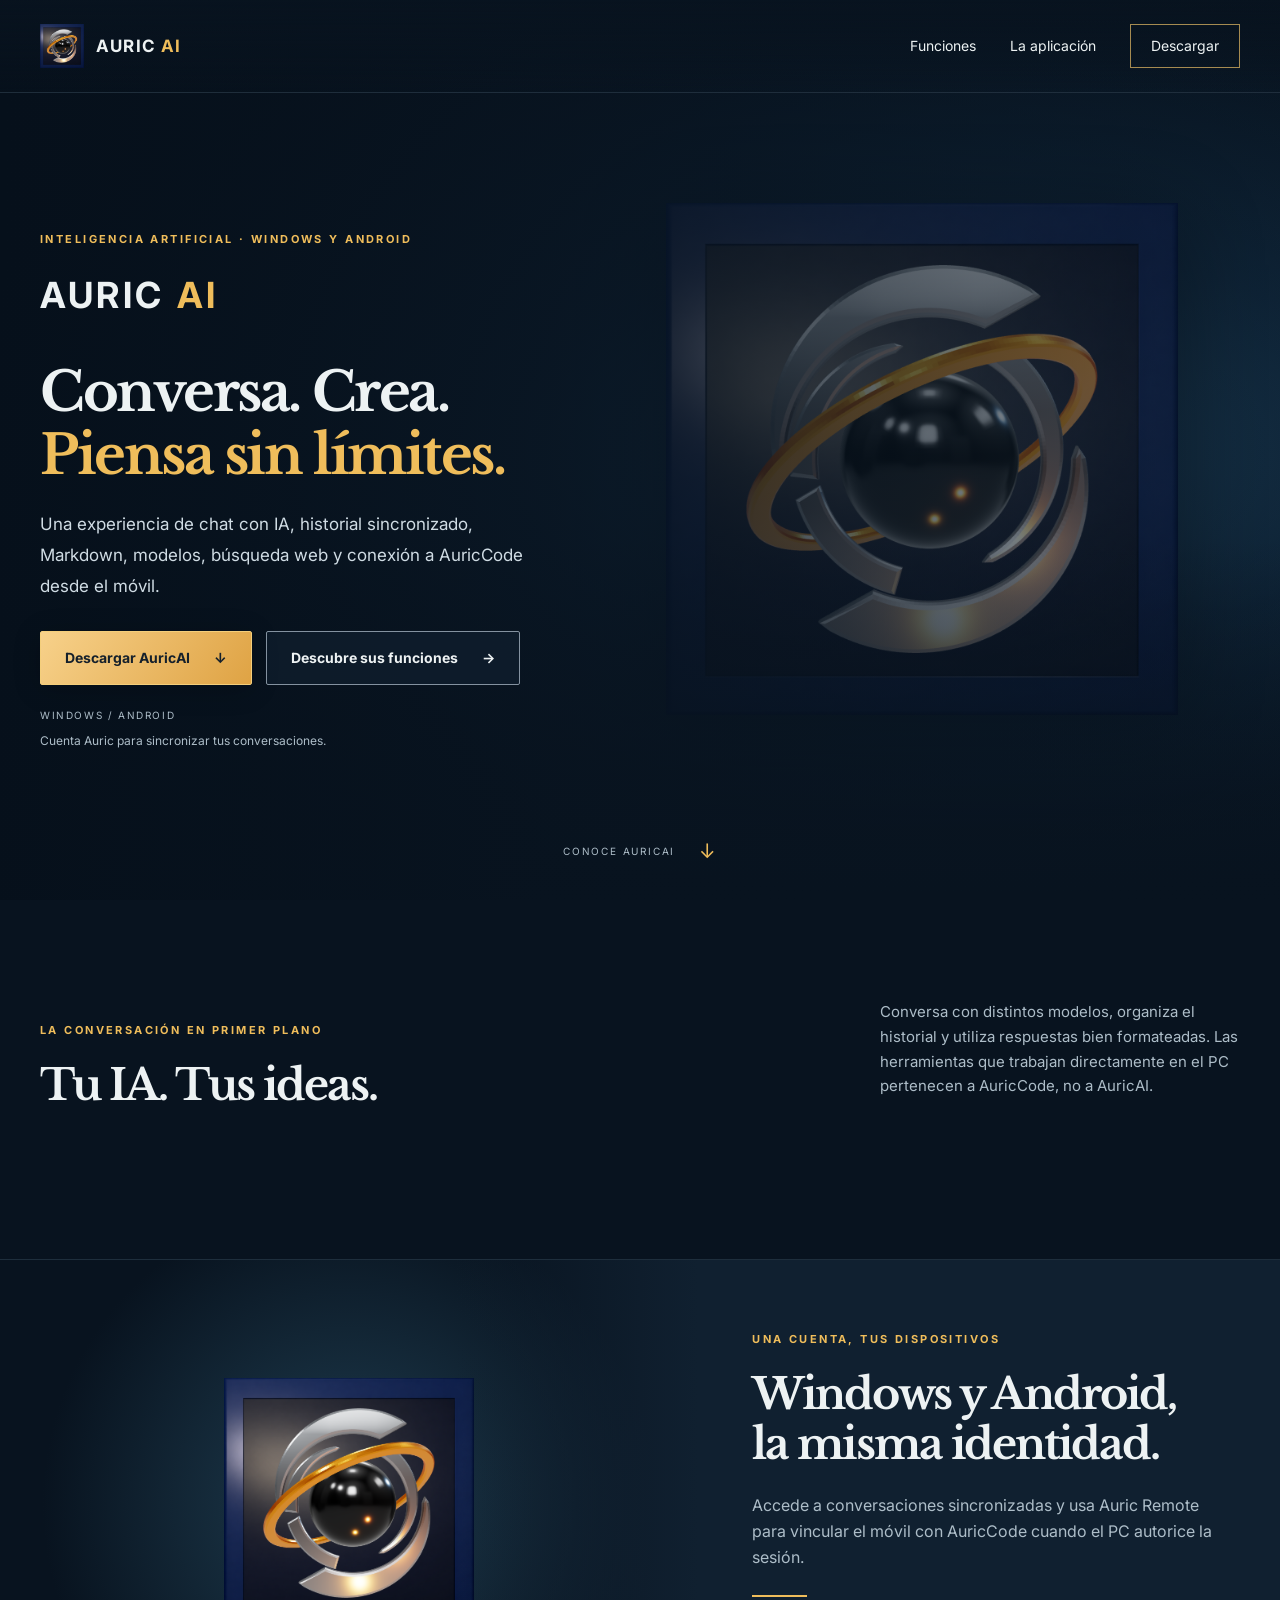
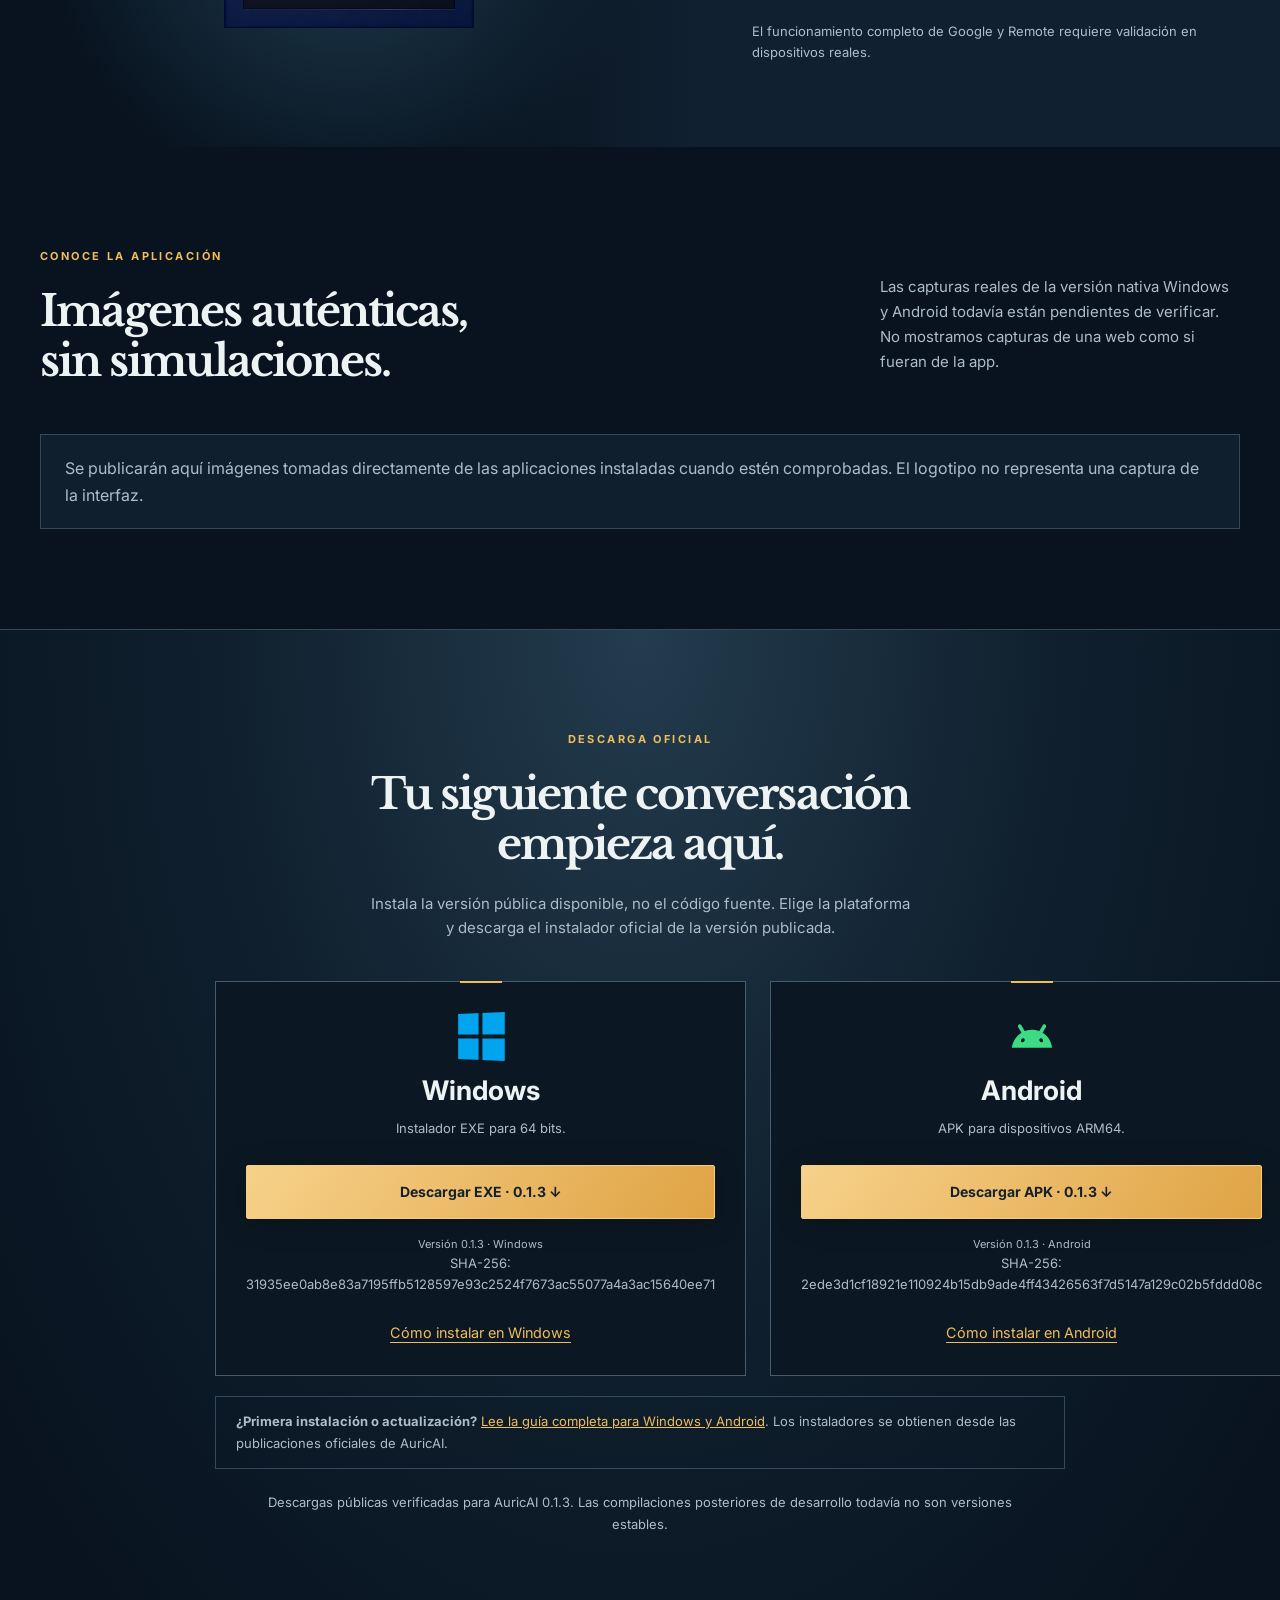
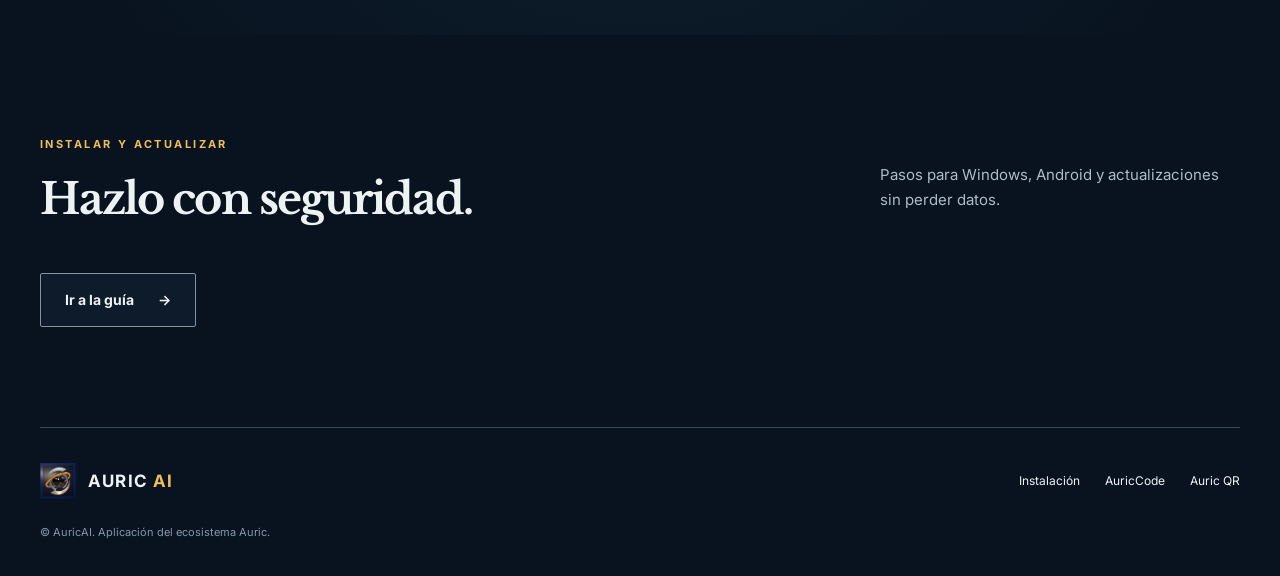
<file: index.html>
<!doctype html>
<html lang="es"><head><meta charset="utf-8"><meta name="viewport" content="width=device-width,initial-scale=1"><meta name="description" content="AuricAI para Windows y Android. Conversa con IA, organiza tus chats y conecta AuricCode Remote."><meta name="theme-color" content="#08131f"><title>AuricAI — IA para Windows y Android</title><link rel="icon" href="assets/auricai-logo.png"><link rel="stylesheet" href="style.css"><script src="app.js" defer></script></head>
<body><a class="skip" href="#contenido">Ir al contenido</a>
<header class="nav"><a class="brand" href="#inicio"><img src="assets/auricai-logo.png" width="44" height="44" alt=""><span>AURIC <b>AI</b></span></a><nav aria-label="Principal"><a href="#funciones">Funciones</a><a href="#capturas">La aplicación</a><a class="nav-download" href="#descargar">Descargar</a></nav></header>
<main id="contenido">
<section class="hero hero-ai" id="inicio"><div class="hero-scenes"></div><img class="hero-image" src="assets/auricai-logo.png" alt="" aria-hidden="true"><div class="hero-shade"></div><div class="hero-copy wrap"><p class="eyebrow">INTELIGENCIA ARTIFICIAL · WINDOWS Y ANDROID</p><p class="identity-line">AURIC <b>AI</b></p><h1>Conversa. Crea.<br><em>Piensa sin límites.</em></h1><p class="lead">Una experiencia de chat con IA, historial sincronizado, Markdown, modelos, búsqueda web y conexión a AuricCode desde el móvil.</p><div class="actions"><a class="button gold" href="#descargar">Descargar AuricAI <span aria-hidden="true">↓</span></a><a class="button glass" href="#funciones">Descubre sus funciones <span aria-hidden="true">→</span></a></div><p class="platforms">WINDOWS / ANDROID<span>Cuenta Auric para sincronizar tus conversaciones.</span></p></div><a class="explore" href="#funciones">CONOCE AURICAI <span>↓</span></a></section>
<section class="section wrap" id="funciones"><div class="section-heading"><div><p class="eyebrow">LA CONVERSACIÓN EN PRIMER PLANO</p><h2>Tu IA. Tus ideas.</h2></div><p>Conversa con distintos modelos, organiza el historial y utiliza respuestas bien formateadas. Las herramientas que trabajan directamente en el PC pertenecen a AuricCode, no a AuricAI.</p></div></section>
<section class="feature feature-one"><div class="feature-picture logo-stage"><img src="assets/auricai-logo.png" alt="Símbolo original de AuricAI" loading="lazy"></div><div class="feature-copy"><p class="eyebrow">UNA CUENTA, TUS DISPOSITIVOS</p><h2>Windows y Android,<br>la misma identidad.</h2><p>Accede a conversaciones sincronizadas y usa Auric Remote para vincular el móvil con AuricCode cuando el PC autorice la sesión.</p><div class="small-rule"></div><p class="fine">El funcionamiento completo de Google y Remote requiere validación en dispositivos reales.</p></div></section>
<section class="section wrap" id="capturas"><div class="section-heading"><div><p class="eyebrow">CONOCE LA APLICACIÓN</p><h2>Imágenes auténticas,<br>sin simulaciones.</h2></div><p>Las capturas reales de la versión nativa Windows y Android todavía están pendientes de verificar. No mostramos capturas de una web como si fueran de la app.</p></div><div class="info-note">Se publicarán aquí imágenes tomadas directamente de las aplicaciones instaladas cuando estén comprobadas. El logotipo no representa una captura de la interfaz.</div></section>
<section class="download-section section" id="descargar"><div class="wrap"><p class="eyebrow">DESCARGA OFICIAL</p><h2>Tu siguiente conversación<br>empieza aquí.</h2><p class="download-intro">Instala la versión pública disponible, no el código fuente. Elige la plataforma y descarga el instalador oficial de la versión publicada.</p><div class="download-grid">
<article class="download-card"><span class="system-mark windows"><img src="assets/windows.svg" width="47" height="47" alt=""></span><h3>Windows</h3><p>Instalador EXE para 64 bits.</p><a class="button gold" data-platform="windows" aria-disabled="true">Descarga no publicada</a><p class="release-info">Versión <span data-version>—</span> · Windows</p><p class="site-note" data-hash="windows">Integridad pendiente</p><a class="platform-help" href="instalar.html#windows">Cómo instalar en Windows</a></article>
<article class="download-card"><span class="system-mark android"><img src="assets/android.svg" width="64" height="40" alt=""></span><h3>Android</h3><p>APK para dispositivos ARM64.</p><a class="button gold" data-platform="android" aria-disabled="true">Descarga no publicada</a><p class="release-info">Versión <span data-version>—</span> · Android</p><p class="site-note" data-hash="android">Integridad pendiente</p><a class="platform-help" href="instalar.html#android">Cómo instalar en Android</a></article>
</div><div class="install-help"><strong>¿Primera instalación o actualización?</strong> <a href="instalar.html">Lee la guía completa para Windows y Android</a>. Los instaladores se obtienen desde las publicaciones oficiales de AuricAI.</div><p class="status-note" role="status" id="downloadStatus">Comprobando si hay descargas públicas verificadas…</p></div></section>
<section class="section wrap" id="instalacion"><div class="section-heading"><div><p class="eyebrow">INSTALAR Y ACTUALIZAR</p><h2>Hazlo con seguridad.</h2></div><p>Pasos para Windows, Android y actualizaciones sin perder datos.</p></div><a class="button glass" href="instalar.html">Ir a la guía <span>→</span></a></section>
</main><footer class="wrap footer"><a class="brand" href="#inicio"><img src="assets/auricai-logo.png" width="36" height="36" alt=""><span>AURIC <b>AI</b></span></a><div><a href="instalar.html">Instalación</a><a href="https://auric-code-web.web.app/" rel="noopener">AuricCode</a><a href="https://midasyt.github.io/Auric-QR/" rel="noopener">Auric QR</a></div><p>© AuricAI. Aplicación del ecosistema Auric.</p></footer></body></html>
</file>
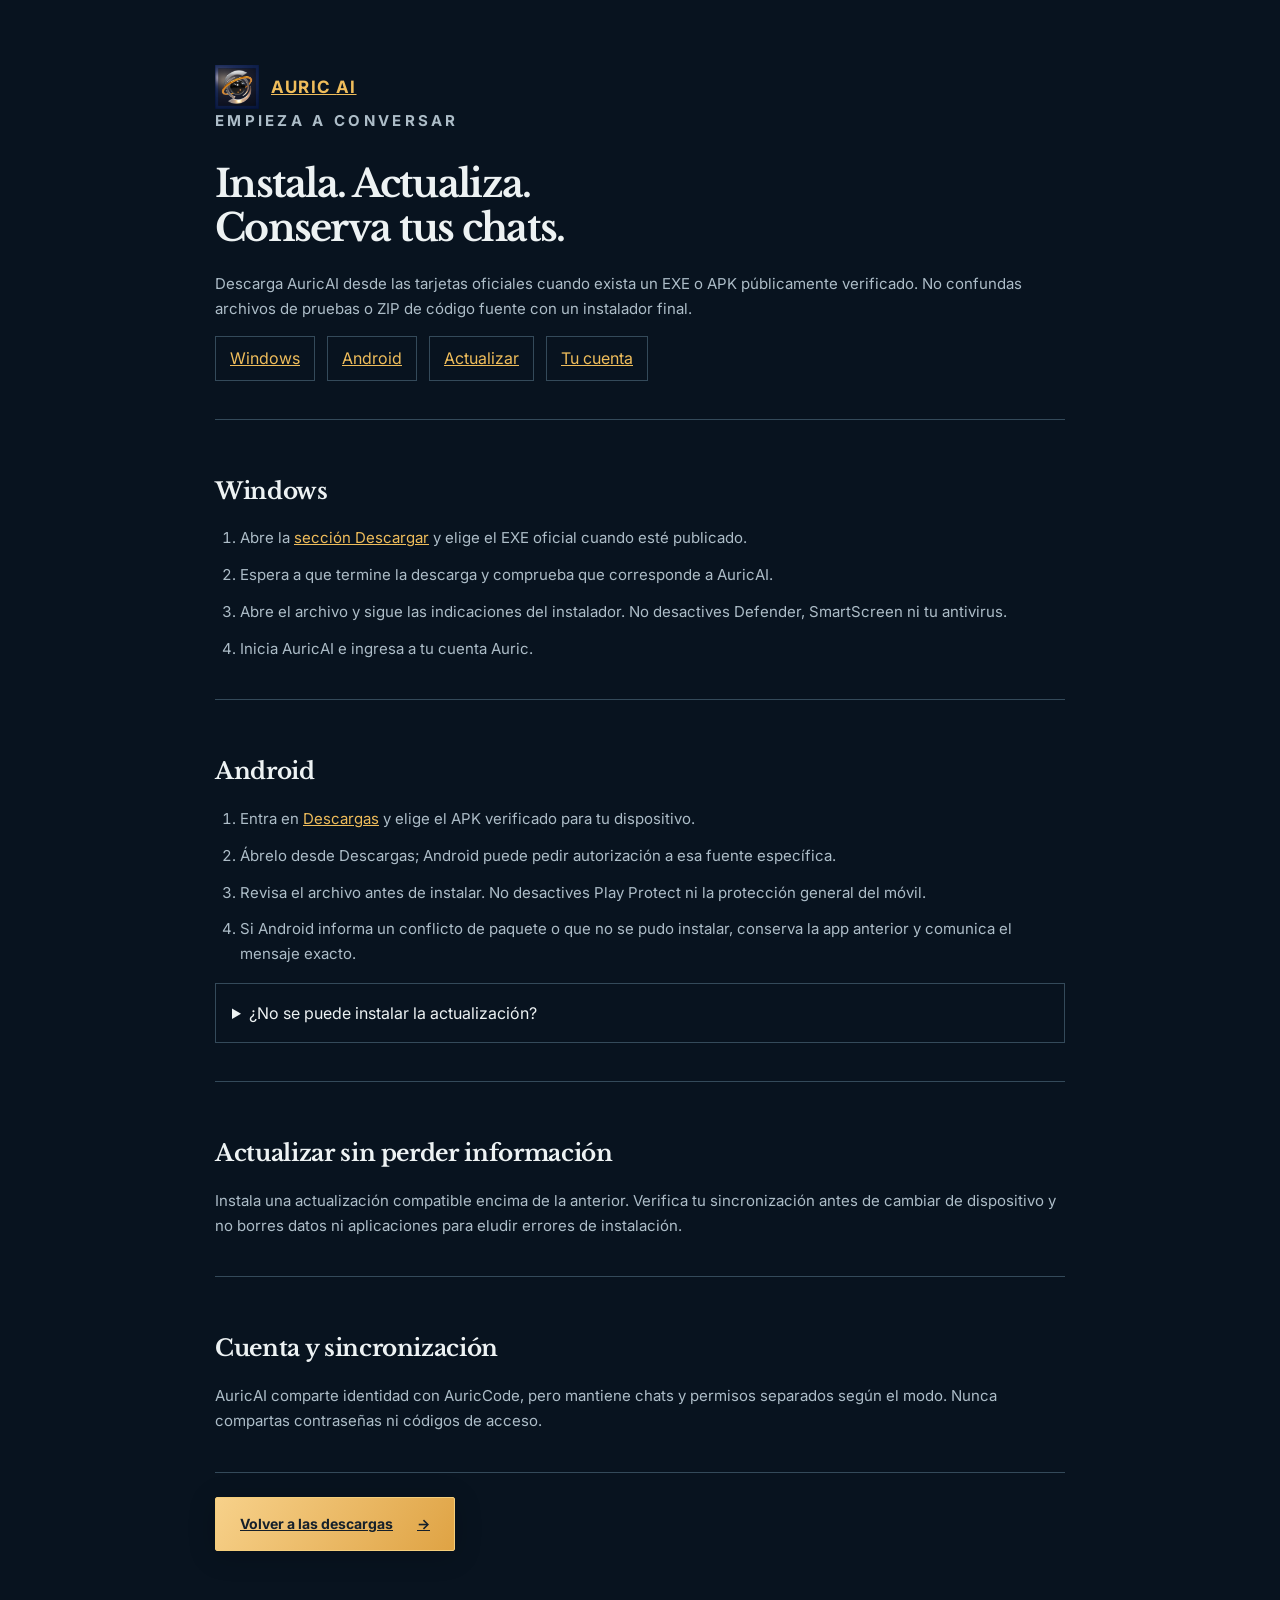
<file: instalar.html>
<!doctype html><html lang="es"><head><meta charset="utf-8"><meta name="viewport" content="width=device-width,initial-scale=1"><meta name="theme-color" content="#08131f"><title>Instalar y actualizar — AuricAI</title><link rel="icon" href="assets/auricai-logo.png"><link rel="stylesheet" href="style.css"></head><body><main class="wrap privacy install-guide"><a href="./" class="brand"><img src="assets/auricai-logo.png" width="44" height="44" alt=""><span>AURIC <b>AI</b></span></a><p class="eyebrow">EMPIEZA A CONVERSAR</p><h1>Instala. Actualiza.<br>Conserva tus chats.</h1><p>Descarga AuricAI desde las tarjetas oficiales cuando exista un EXE o APK públicamente verificado. No confundas archivos de pruebas o ZIP de código fuente con un instalador final.</p><nav class="index-links"><a href="#windows">Windows</a><a href="#android">Android</a><a href="#actualizar">Actualizar</a><a href="#cuenta">Tu cuenta</a></nav>
<section id="windows"><h2>Windows</h2><ol><li>Abre la <a href="./#descargar">sección Descargar</a> y elige el EXE oficial cuando esté publicado.</li><li>Espera a que termine la descarga y comprueba que corresponde a AuricAI.</li><li>Abre el archivo y sigue las indicaciones del instalador. No desactives Defender, SmartScreen ni tu antivirus.</li><li>Inicia AuricAI e ingresa a tu cuenta Auric.</li></ol></section>
<section id="android"><h2>Android</h2><ol><li>Entra en <a href="./#descargar">Descargas</a> y elige el APK verificado para tu dispositivo.</li><li>Ábrelo desde Descargas; Android puede pedir autorización a esa fuente específica.</li><li>Revisa el archivo antes de instalar. No desactives Play Protect ni la protección general del móvil.</li><li>Si Android informa un conflicto de paquete o que no se pudo instalar, conserva la app anterior y comunica el mensaje exacto.</li></ol><details><summary>¿No se puede instalar la actualización?</summary><p>La causa puede ser una firma distinta, incompatibilidad del identificador de paquete o descarga dañada. No desinstales tu copia actual si contiene datos importantes.</p></details></section>
<section id="actualizar"><h2>Actualizar sin perder información</h2><p>Instala una actualización compatible encima de la anterior. Verifica tu sincronización antes de cambiar de dispositivo y no borres datos ni aplicaciones para eludir errores de instalación.</p></section><section id="cuenta"><h2>Cuenta y sincronización</h2><p>AuricAI comparte identidad con AuricCode, pero mantiene chats y permisos separados según el modo. Nunca compartas contraseñas ni códigos de acceso.</p></section><section><a class="button gold" href="./#descargar">Volver a las descargas <span>→</span></a></section></main></body></html>
</file>
<file: style.css>
@font-face{font-family:Inter;src:url('/assets/Inter-Regular.ttf') format('truetype');font-display:swap}@font-face{font-family:Baskerville;src:url('/assets/LibreBaskerville.ttf') format('truetype');font-display:swap}
.demo-stage.playing iframe{position:absolute;inset:0;opacity:0;pointer-events:none;transition:opacity .2s;z-index:1}.demo-stage.ready iframe{opacity:1;pointer-events:auto}.demo-stage.ready>.demo-cover,.demo-stage.ready>img{visibility:hidden}.demo-stage .button:disabled{cursor:wait;opacity:.8;transform:none}
:root{color-scheme:dark;--ink:#08131f;--steel:#172b3c;--line:#344a5a;--paper:#edf2f3;--muted:#adbdc8;--gold:#efbd5b;--cyan:#87d2e9}*{box-sizing:border-box}html{scroll-behavior:smooth;scroll-padding-top:96px}body{margin:0;background:var(--ink);color:var(--paper);font-family:Inter,system-ui,sans-serif;line-height:1.65}a{color:inherit;text-decoration:none}button{font:inherit}img{display:block;max-width:100%}button,a,summary{touch-action:manipulation}a:focus-visible,button:focus-visible,summary:focus-visible{outline:3px solid var(--cyan);outline-offset:5px}button{cursor:pointer}p,h1,h2,h3{margin-top:0}h1,h2,h3{line-height:1.16;font-weight:700}h1,h2{font-family:Baskerville,Georgia,serif;letter-spacing:-.045em}h1{font-size:clamp(34px,4.25vw,66px);margin:28px 0 22px}h1 em{font-style:normal;color:var(--gold)}h2{font-size:clamp(30px,3.35vw,48px);margin-bottom:22px}h3{font-size:25px}.wrap{width:min(1200px,calc(100% - 80px));margin:auto}.section{padding-top:100px;padding-bottom:100px}.eyebrow{font-size:11px;font-weight:700;letter-spacing:.22em;color:var(--gold);margin-bottom:22px}.skip{position:fixed;top:-100px;left:16px;z-index:100;padding:12px;background:var(--gold);color:var(--ink)}.skip:focus{top:12px}.nav{position:absolute;inset:0 0 auto;z-index:10;display:flex;align-items:center;justify-content:space-between;padding:24px 40px;gap:24px;border-bottom:1px solid #b4d6eb22;background:linear-gradient(#08131fd9,#08131f12)}.brand{display:flex;align-items:center;gap:12px;font-size:17px;font-weight:700;letter-spacing:.07em;white-space:nowrap}.brand b{color:var(--gold)}.nav nav{display:flex;align-items:center;gap:34px;font-size:14px}.nav a:hover,.footer a:hover{color:var(--gold)}.nav-download{border:1px solid #a68b51;padding:9px 20px}.hero{min-height:800px;height:min(1050px,100svh);position:relative;display:flex;align-items:center;overflow:hidden}.hero-scene{position:absolute;inset:0;width:100%;height:100%;object-fit:cover;object-position:58% 50%}.hero-shade{position:absolute;inset:0;background:linear-gradient(90deg,#06101bf5 0%,#08131fd9 31%,#08131f64 66%,#08131f22),linear-gradient(0deg,#08131f 0%,transparent 35%)}.hero-copy{position:relative;z-index:1;padding-top:90px}.hero-copy .eyebrow{margin-bottom:18px}.game-title{width:430px;height:204px;object-fit:contain;object-position:left center}.lead{max-width:490px;color:#d0dce4;font-size:17px;line-height:1.8}.actions{display:flex;flex-wrap:wrap;gap:14px;margin-top:30px}.button{display:inline-flex;justify-content:center;align-items:center;gap:24px;padding:16px 24px;border:1px solid transparent;border-radius:2px;font-size:14px;font-weight:700;line-height:1.4;transition:transform .15s,background .15s;min-height:54px}.button:hover{transform:translateY(-2px)}.button.gold{background:linear-gradient(125deg,#f7d18a,#dfa344);color:#15202b;border-color:#f4ce7b;box-shadow:0 4px 28px #0003}.button.gold:hover{background:#f7d18a}.button.glass{background:#102030a0;border-color:#8492a0;color:var(--paper)}.platforms{font-size:10px;letter-spacing:.16em;color:var(--muted);margin-top:22px}.platforms span{display:block;letter-spacing:0;margin-top:7px;font-size:12px}.explore{position:absolute;bottom:32px;left:50%;transform:translateX(-50%);letter-spacing:.18em;font-size:10px;color:var(--muted);display:flex;align-items:center;gap:24px;white-space:nowrap}.explore span{color:var(--gold);font-size:20px}.section-heading{display:flex;gap:60px;align-items:flex-end;margin-bottom:36px}.section-heading>div{flex:1.4}.section-heading>p{flex:1;max-width:360px;font-size:15px;color:var(--muted);margin-bottom:24px}.section-heading h2{margin-bottom:12px}.video-shell{position:relative;border:1px solid var(--line);padding:7px;background:#0c1925;box-shadow:0 24px 90px #0005}.video-shell video{display:block;width:100%;aspect-ratio:16/9;background:#02070c}.footage{position:absolute;top:23px;left:23px;pointer-events:none;font-size:9px;letter-spacing:.16em;padding:6px 10px;color:white;background:#08131fb0}.feature{display:grid;grid-template-columns:1.2fr 1fr;min-height:480px;border-top:1px solid #344a5a80}.feature-picture{position:relative;overflow:hidden}.feature-picture img{height:100%;width:100%;object-fit:cover;min-height:420px}.feature-picture:after{position:absolute;inset:0;content:'';background:linear-gradient(90deg,transparent 65%,#102030)}.feature-copy{padding:70px max(40px,calc((100vw - 1200px)/2)) 70px 54px;background:#102030;align-self:stretch}.feature-copy>p:not(.eyebrow){color:var(--muted);max-width:460px}.fine{font-size:13px}.small-rule{width:55px;height:2px;background:var(--gold);margin:24px 0}.feature-two{grid-template-columns:1fr 1.2fr}.feature-two .feature-picture{order:2}.feature-two .feature-copy{padding-left:max(40px,calc((100vw - 1200px)/2));padding-right:54px;background:#0d1b27}.feature-two .feature-picture:after{background:linear-gradient(90deg,#0d1b27,transparent 30%)}.demo-stage{position:relative;aspect-ratio:16/9;background:#030a11;border:1px solid #52677a;overflow:hidden}.demo-stage>img{height:100%;width:100%;object-fit:cover;opacity:.58}.demo-cover{position:absolute;inset:0;display:flex;flex-direction:column;align-items:center;justify-content:center;background:linear-gradient(0deg,#030a11bb,#030a1155)}.demo-cover h3{font-family:Baskerville,Georgia,serif;font-size:clamp(24px,3vw,40px);margin:12px 0 25px}.demo-cover p{font-size:12px;color:#c5d4df;text-align:center;margin:18px 16px 0}.demo-kicker{font-size:10px;letter-spacing:.22em;color:var(--gold)}.demo-stage iframe{display:block;border:0;width:100%;height:100%;background:#02070c}.demo-bottom{display:flex;align-items:center;justify-content:space-between;gap:20px;margin-top:12px;color:var(--muted);font-size:12px}.text-button{border:0;background:none;color:var(--gold);padding:8px 0;white-space:nowrap}.download-section{position:relative;background:radial-gradient(ellipse at 50% 0%,#233c4e 0%,#10202e 45%,#08131f 90%);text-align:center;border-top:1px solid var(--line)}.download-intro{color:var(--muted);max-width:550px;margin:0 auto 40px;font-size:15px}.download-grid{display:grid;grid-template-columns:1fr 1fr;gap:24px;max-width:850px;margin:0 auto}.download-card{padding:30px;background:#0b1722;border:1px solid #475b68;position:relative}.download-card:before{content:'';width:42px;position:absolute;height:2px;background:var(--gold);top:-1px;left:calc(50% - 21px)}.system-mark{display:flex;height:48px;align-items:center;justify-content:center;margin-bottom:15px}.system-mark img{display:block}.system-mark.windows img{width:47px;height:47px;transform:perspective(80px) rotateY(-8deg)}.system-mark.android img{width:64px;height:40px}.download-card h3{font-size:27px;margin-bottom:12px}.download-card p{color:var(--muted);font-size:13px}.download-card .button{width:100%;margin:12px 0}.download-card .release-info{font-size:11px;min-height:18px;margin:4px 0 0}.install-help{max-width:850px;text-align:left;margin:20px auto 0;border:1px solid #344a5a;padding:14px 20px;font-size:13px;color:var(--muted)}.install-help summary{cursor:pointer;color:var(--paper)}.install-help p{margin:14px 0 0}.cloud-note{max-width:600px;margin:30px auto 0;font-size:13px;color:var(--muted)}.footer{padding-top:35px;padding-bottom:35px;display:flex;align-items:center;justify-content:space-between;flex-wrap:wrap;gap:24px;border-top:1px solid var(--line)}.footer>div{display:flex;gap:25px;font-size:12px}.footer>p{width:100%;font-size:11px;color:#8298a9;margin:0}.auth-page{min-height:100svh;display:flex;flex-direction:column;justify-content:center;align-items:center;padding:30px;background:radial-gradient(ellipse at top,#20394d,#08131f 70%)}.auth-card{width:min(570px,100%);padding:42px;background:#0c1b28;border:1px solid #536c7d;box-shadow:0 24px 90px #0005}.auth-card .brand{margin-bottom:38px}.auth-card h1{font-size:34px;margin:0 0 24px}.auth-card p{color:var(--muted);font-size:15px}.auth-card .button{width:100%;margin-top:12px}.auth-status{min-height:55px}.auth-foot{font-size:12px;margin-top:20px;color:var(--muted)}.privacy{padding-top:65px;max-width:850px}.privacy h1{font-size:38px}.privacy h2{font-size:23px;letter-spacing:-.015em;margin-top:34px}.privacy p,.privacy li{color:var(--muted);font-size:15px}.privacy a{text-decoration:underline;color:var(--gold)}
@media(max-width:850px){.wrap{width:calc(100% - 40px)}.nav{padding:18px 20px}.nav nav{gap:20px}.nav nav>a:first-child{display:none}.brand{font-size:14px;gap:8px}.brand img{width:36px;height:36px}.hero{height:auto;min-height:850px}.hero-copy{padding-top:145px;padding-bottom:120px}.hero-scene{object-position:65% 50%}.hero-shade{background:linear-gradient(90deg,#08131fee,#08131fb5),linear-gradient(0deg,#08131f,transparent)}.game-title{width:360px;height:171px}.lead{font-size:16px}.section{padding:65px 0}.section-heading{display:block;margin-bottom:25px}.section-heading>p{max-width:550px;margin-top:20px}.feature,.feature-two{grid-template-columns:1fr}.feature-picture,.feature-two .feature-picture{order:0}.feature-picture img{min-height:0;aspect-ratio:16/9}.feature-picture:after,.feature-two .feature-picture:after{background:linear-gradient(0deg,#102030,transparent 40%)}.feature-copy,.feature-two .feature-copy{padding:35px 25px 40px}.feature-copy p{max-width:none}.download-grid{gap:14px}.download-card{padding:25px 16px}.download-card .button{padding:14px 12px;font-size:12px;gap:10px}.demo-cover h3{margin:10px 0 15px}.demo-cover .button{min-height:46px;padding:13px 18px;font-size:12px}.demo-cover p{font-size:10px}.footer{gap:20px}.auth-card{padding:30px 24px}}
@media(max-width:520px){.nav nav{gap:12px;font-size:12px}.nav nav>a:nth-child(2){display:none}.nav-download{padding:8px 12px}.hero{min-height:780px}.hero-copy{padding-top:125px}.hero-copy .eyebrow{font-size:9px;letter-spacing:.14em}.game-title{width:300px;height:143px}.hero h1{font-size:36px}.actions{flex-direction:column;align-items:stretch;max-width:360px}.platforms span{font-size:11px}.explore{font-size:8px}.download-grid{grid-template-columns:1fr;max-width:380px}.download-card .button{font-size:14px}.demo-stage{aspect-ratio:4/3}.demo-stage.playing{aspect-ratio:16/9}.demo-cover p{max-width:250px}.demo-cover h3{font-size:24px}.demo-kicker{font-size:8px}.footage{top:14px;left:14px;font-size:7px}.footer>div{gap:16px}.footer .brand{width:100%}.auth-card h1{font-size:28px}}
@media(prefers-reduced-motion:reduce){html{scroll-behavior:auto}.button{transition:none}.button:hover{transform:none}}

.auth-tabs{display:flex;gap:8px;margin:22px 0 16px}.auth-tabs button,.auth-text-button,.auth-links button{border:1px solid var(--line);background:transparent;color:var(--paper);border-radius:6px;padding:10px 14px;font:inherit}.auth-tabs button[aria-selected="true"]{border-color:var(--gold);color:var(--gold)}.auth-form{display:grid;gap:16px;margin:18px 0}.auth-form label{display:grid;gap:6px;text-align:left}.auth-form input{width:100%;min-height:46px;border:1px solid var(--line);border-radius:6px;background:#08131f;color:var(--paper);padding:10px 12px;font:inherit}.auth-form input:focus{outline:2px solid var(--cyan);outline-offset:2px}.auth-links{display:flex;flex-wrap:wrap;justify-content:center;gap:10px}.auth-links button{font-size:13px}.auth-text-button{margin-top:12px}.auth-card [hidden]{display:none!important}.auth-card button:disabled{opacity:.6;cursor:default}
@font-face{font-family:"Google Sans";src:url("/assets/GoogleSans.ttf") format("truetype");font-weight:100 900;font-display:swap}.google-auth-button{display:flex;align-items:center;justify-content:center;gap:12px;width:100%;min-height:48px;margin-top:12px;padding:12px;border:1px solid #747775;border-radius:5px;background:#fff;color:#1f1f1f;font:500 16px "Google Sans",Arial,sans-serif;cursor:pointer}.google-auth-button:before{content:"";width:20px;height:20px;flex:0 0 20px;background:url("/assets/google-signin-square.png") center/40px 40px no-repeat}.google-auth-button:hover{background-color:#edf3ff}.google-auth-button:focus-visible{outline:2px solid #4285f4;outline-offset:3px}
/* A slow continuous tour, with an immediate first photograph beneath every fade. */
.hero-scenes{position:absolute;inset:0;overflow:hidden;background:#08131f url('/assets/hero-caldera.webp') 58% 50%/cover no-repeat;pointer-events:none}
.hero-frame{opacity:0;will-change:transform,opacity;animation:hero-cycle 35s linear infinite both,hero-pan 35s linear infinite both}
.hero-frame:nth-child(2){animation-delay:7s}.hero-frame:nth-child(3){animation-delay:14s}.hero-frame:nth-child(4){animation-delay:21s}.hero-frame:nth-child(5){animation-delay:28s}
@keyframes hero-cycle{0%{opacity:0}2%,20%{opacity:1}22%,100%{opacity:0}}
@keyframes hero-pan{0%{transform:scale(1.08) translateX(3%)}22%,100%{transform:scale(1.08) translateX(-3%)}}
.motion-paused .hero-frame{animation-play-state:paused}
.game-title{width:min(620px,100%);height:auto;aspect-ratio:18/7;object-fit:contain;animation:identity-reveal .7s ease-out both;transform-origin:left center}
@keyframes identity-reveal{from{opacity:0;transform:translateY(9px)}to{opacity:1;transform:none}}
@media(max-width:850px){.game-title{width:min(480px,100%);height:auto}}
@media(max-width:520px){.game-title{width:min(380px,100%);height:auto}}
@media(prefers-reduced-motion:reduce){.hero-frame{animation:none;opacity:0;transform:none}.hero-frame:first-child{opacity:1}.game-title{animation:none}}

.install-index{display:flex;flex-wrap:wrap;gap:12px;margin:28px 0}.install-index a{padding:10px 15px;border:1px solid #41617c;border-radius:6px;color:#f2ce87}.installation-guide section{scroll-margin-top:24px;margin:42px 0}.installation-guide ol{padding-left:24px}.installation-guide li{padding-left:6px;margin:14px 0;line-height:1.75}.installation-guide details{padding:18px;border:1px solid #38506b;border-radius:8px;margin:24px 0}.installation-guide summary{cursor:pointer;font-weight:700}.installation-guide .button{margin-top:12px}.install-help a{text-decoration:underline;color:#f2ce87}

.platform-help{display:inline-block;font-size:.9rem;margin-top:10px;color:#f2ce87;text-decoration:underline;text-underline-offset:4px}


/* Ajustes de AuricAI conservando el lenguaje visual de AuricTurrets */
.hero-ai{min-height:740px;max-height:920px}.hero-ai .hero-scenes{background:radial-gradient(ellipse at 75% 50%,#1f4560 0%,#10283d 33%,#06101b 75%)}.hero-ai .hero-shade{background:linear-gradient(90deg,#06101bf5,#08131fdb 43%,#08131f44),linear-gradient(0deg,#08131f,transparent 40%)}.hero-ai .hero-image{position:absolute;right:8%;top:20%;width:min(40vw,520px);height:62%;object-fit:contain;opacity:.83;filter:drop-shadow(0 12px 45px #0007)}.hero-ai h1{max-width:660px}.hero-ai .hero-copy{z-index:2}.identity-line{font-size:clamp(22px,3vw,36px);font-weight:700;letter-spacing:.1em}.identity-line b{color:var(--gold)}.logo-stage{display:grid;place-items:center;min-height:340px;background:radial-gradient(circle,#1f3d50,#08131f 72%)}.logo-stage img{height:auto;max-width:250px;max-height:280px;object-fit:contain}.info-note{padding:20px 24px;border:1px solid var(--line);color:var(--muted);background:#101f2d}.download-card .button[aria-disabled="true"]{background:#20303d;color:#b2bdc8;box-shadow:none;border:1px solid #526171;cursor:default}.download-card .button[aria-disabled="true"]:hover{transform:none}.download-card a.platform-help{display:inline-block;margin-top:12px;color:var(--gold);text-decoration:underline}.download-section .status-note{max-width:800px;margin:23px auto 0;color:var(--muted);font-size:13px}.footer a:hover{color:var(--gold)}.privacy.install-guide{padding-bottom:70px}.install-guide section{border-top:1px solid var(--line);margin-top:38px;padding-top:24px}.install-guide .index-links{display:flex;flex-wrap:wrap;gap:12px}.install-guide .index-links a{border:1px solid var(--line);padding:8px 14px;color:var(--gold)}.install-guide summary{cursor:pointer;color:var(--paper)}.install-guide details{padding:16px;border:1px solid var(--line)}.install-guide ol{padding-left:25px}.install-guide li{margin:12px 0}.site-note{font-size:12px;color:var(--muted)}.install-help a{color:var(--gold);text-decoration:underline}
@media(max-width:850px){.hero-ai .hero-image{right:-6%;width:58%;opacity:.28}.hero-ai .hero-copy{padding-bottom:140px}}
@media(max-width:520px){.hero-ai .hero-image{right:-30%;width:90%;opacity:.2}.hero-ai{min-height:720px}}
</file>
